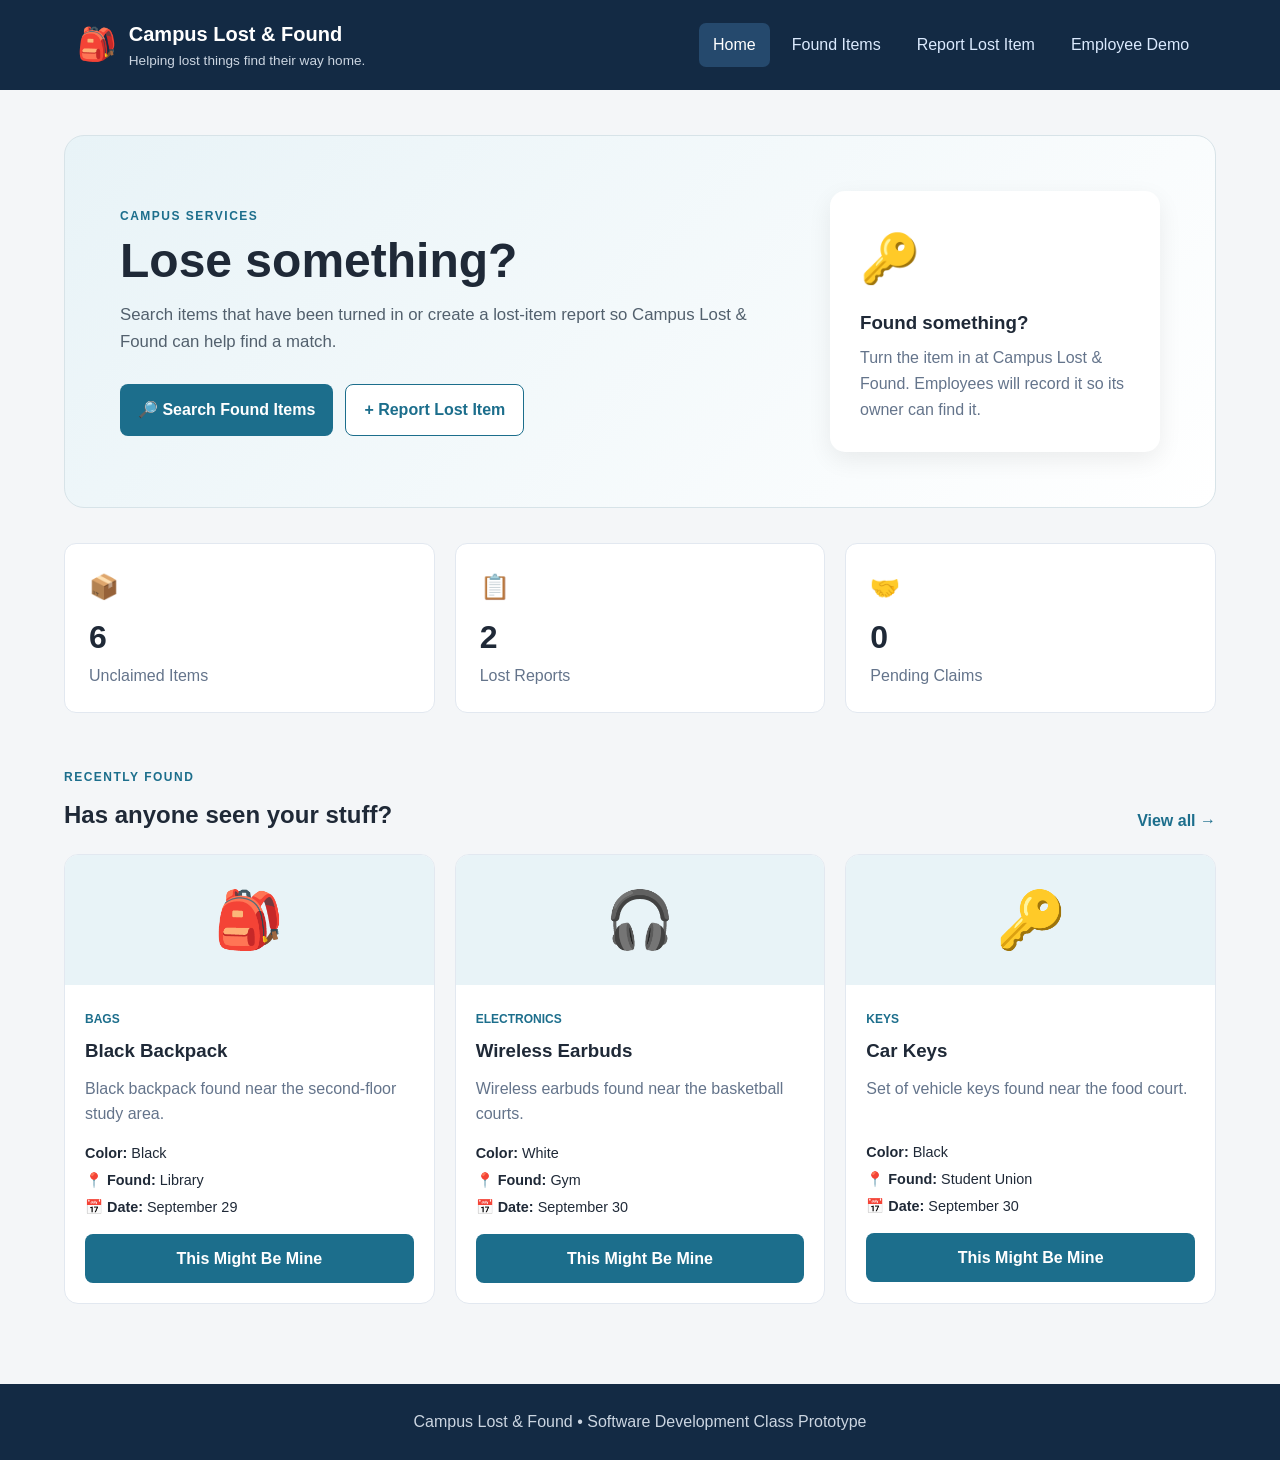
<file: index.html>
<!DOCTYPE html>
<html lang="en">
<head>
    <meta charset="UTF-8">
    <meta name="viewport" content="width=device-width, initial-scale=1.0">

    <title>Campus Lost & Found</title>

    <link rel="stylesheet" href="styles.css">
</head>

<body>

    <!-- =========================
         HEADER / NAVIGATION
    ========================== -->
    <header>
        <div class="logo">
            <span class="logo-icon">🎒</span>
            <div>
                <h1>Campus Lost & Found</h1>
                <p>Helping lost things find their way home.</p>
            </div>
        </div>

        <nav>
            <button class="nav-btn active" data-page="home">Home</button>
            <button class="nav-btn" data-page="browse">Found Items</button>
            <button class="nav-btn" data-page="lost">Report Lost Item</button>
            <button class="nav-btn" data-page="admin">Employee Demo</button>
        </nav>
    </header>


    <main>

        <!-- =========================
             HOME PAGE
        ========================== -->
        <section id="home" class="page active-page">

            <div class="hero">
                <div class="hero-text">
                    <span class="eyebrow">CAMPUS SERVICES</span>

                    <h2>Lose something?</h2>

                    <p>
                        Search items that have been turned in or create a lost-item
                        report so Campus Lost & Found can help find a match.
                    </p>

                    <div class="hero-buttons">
                        <button class="primary-btn" data-go="browse">
                            🔎 Search Found Items
                        </button>

                        <button class="secondary-btn" data-go="lost">
                            + Report Lost Item
                        </button>
                    </div>
                </div>

                <div class="hero-card">
                    <div class="big-icon">🔑</div>
                    <h3>Found something?</h3>
                    <p>
                        Turn the item in at Campus Lost & Found. Employees will
                        record it so its owner can find it.
                    </p>
                </div>
            </div>


            <div class="stats">
                <div class="stat-card">
                    <span>📦</span>
                    <strong id="foundCount">0</strong>
                    <p>Unclaimed Items</p>
                </div>

                <div class="stat-card">
                    <span>📋</span>
                    <strong id="lostCount">0</strong>
                    <p>Lost Reports</p>
                </div>

                <div class="stat-card">
                    <span>🤝</span>
                    <strong id="claimCount">0</strong>
                    <p>Pending Claims</p>
                </div>
            </div>


            <div class="section-heading">
                <div>
                    <span class="eyebrow">RECENTLY FOUND</span>
                    <h2>Has anyone seen your stuff?</h2>
                </div>

                <button class="text-btn" data-go="browse">
                    View all →
                </button>
            </div>

            <div id="recentItems" class="item-grid"></div>

        </section>


        <!-- =========================
             BROWSE FOUND ITEMS
        ========================== -->
        <section id="browse" class="page">

            <div class="page-title">
                <span class="eyebrow">SEARCH</span>
                <h2>Found Items</h2>
                <p>
                    Browse items that have been turned in. Some details are
                    intentionally hidden to help verify ownership.
                </p>
            </div>


            <div class="search-panel">

                <input
                    type="text"
                    id="searchInput"
                    placeholder="Search backpack, keys, headphones..."
                >

                <select id="categoryFilter">
                    <option value="all">All Categories</option>
                    <option value="Electronics">Electronics</option>
                    <option value="Bags">Bags</option>
                    <option value="Keys">Keys</option>
                    <option value="Clothing">Clothing</option>
                    <option value="Accessories">Accessories</option>
                    <option value="Other">Other</option>
                </select>

                <select id="locationFilter">
                    <option value="all">All Locations</option>
                    <option value="Library">Library</option>
                    <option value="Student Union">Student Union</option>
                    <option value="Science Building">Science Building</option>
                    <option value="Gym">Gym</option>
                    <option value="Business Building">Business Building</option>
                </select>

            </div>


            <p id="resultsText" class="results-text"></p>

            <div id="foundItemsGrid" class="item-grid"></div>

        </section>


        <!-- =========================
             REPORT LOST ITEM
        ========================== -->
        <section id="lost" class="page">

            <div class="form-container">

                <div class="page-title">
                    <span class="eyebrow">LOST SOMETHING?</span>
                    <h2>Create a Lost Item Report</h2>

                    <p>
                        Tell us what you lost. We'll compare your report against
                        items that have been turned in.
                    </p>
                </div>


                <form id="lostForm">

                    <div class="form-row">

                        <div class="form-group">
                            <label for="lostName">Item Name</label>
                            <input
                                id="lostName"
                                type="text"
                                placeholder="Example: Black backpack"
                                required
                            >
                        </div>

                        <div class="form-group">
                            <label for="lostCategory">Category</label>

                            <select id="lostCategory" required>
                                <option value="">Choose category</option>
                                <option>Electronics</option>
                                <option>Bags</option>
                                <option>Keys</option>
                                <option>Clothing</option>
                                <option>Accessories</option>
                                <option>Other</option>
                            </select>
                        </div>

                    </div>


                    <div class="form-row">

                        <div class="form-group">
                            <label for="lostColor">Color</label>

                            <input
                                id="lostColor"
                                type="text"
                                placeholder="Example: Black"
                                required
                            >
                        </div>

                        <div class="form-group">
                            <label for="lostLocation">Where did you lose it?</label>

                            <select id="lostLocation" required>
                                <option value="">Choose location</option>
                                <option>Library</option>
                                <option>Student Union</option>
                                <option>Science Building</option>
                                <option>Gym</option>
                                <option>Business Building</option>
                            </select>
                        </div>

                    </div>


                    <div class="form-group">
                        <label for="lostDate">Approximate Date Lost</label>
                        <input id="lostDate" type="date" required>
                    </div>


                    <div class="form-group">
                        <label for="lostDescription">
                            Public Description
                        </label>

                        <textarea
                            id="lostDescription"
                            rows="3"
                            placeholder="General description of the item..."
                            required
                        ></textarea>
                    </div>


                    <div class="form-group private-field">

                        <label for="lostPrivate">
                            🔒 Private Identifying Details
                        </label>

                        <p>
                            These details are only visible to employees and can
                            help prove the item belongs to you.
                        </p>

                        <textarea
                            id="lostPrivate"
                            rows="4"
                            placeholder="Example: My laptop inside has a Star Wars sticker..."
                            required
                        ></textarea>

                    </div>


                    <div class="form-group">
                        <label for="lostEmail">University Email</label>

                        <input
                            id="lostEmail"
                            type="email"
                            placeholder="student@university.edu"
                            required
                        >
                    </div>


                    <button type="submit" class="primary-btn submit-btn">
                        Submit Lost Report
                    </button>

                </form>


                <div id="lostSuccess" class="success-message hidden">
                    <div class="success-icon">✓</div>

                    <div>
                        <h3>Lost report submitted!</h3>
                        <p>
                            Your report has been added and we'll look for
                            possible matches.
                        </p>
                    </div>
                </div>

            </div>

        </section>


        <!-- =========================
             EMPLOYEE / ADMIN PAGE
        ========================== -->
        <section id="admin" class="page">

            <div class="page-title">
                <span class="eyebrow">EMPLOYEE PORTAL</span>
                <h2>Lost & Found Dashboard</h2>
                <p>
                    This demonstrates what university employees might see after
                    signing into the system.
                </p>
            </div>


            <div class="admin-layout">

                <!-- ADD FOUND ITEM -->
                <div class="admin-panel">

                    <h3>Record Found Item</h3>

                    <form id="foundForm">

                        <div class="form-group">
                            <label for="foundName">Item Name</label>
                            <input
                                id="foundName"
                                type="text"
                                placeholder="Black backpack"
                                required
                            >
                        </div>


                        <div class="form-row">

                            <div class="form-group">
                                <label for="foundCategory">Category</label>

                                <select id="foundCategory" required>
                                    <option value="">Choose category</option>
                                    <option>Electronics</option>
                                    <option>Bags</option>
                                    <option>Keys</option>
                                    <option>Clothing</option>
                                    <option>Accessories</option>
                                    <option>Other</option>
                                </select>
                            </div>

                            <div class="form-group">
                                <label for="foundColor">Color</label>
                                <input id="foundColor" type="text" required>
                            </div>

                        </div>


                        <div class="form-group">
                            <label for="foundLocation">Location Found</label>

                            <select id="foundLocation" required>
                                <option value="">Choose location</option>
                                <option>Library</option>
                                <option>Student Union</option>
                                <option>Science Building</option>
                                <option>Gym</option>
                                <option>Business Building</option>
                            </select>
                        </div>


                        <div class="form-group">
                            <label for="foundPublic">
                                Public Description
                            </label>

                            <textarea
                                id="foundPublic"
                                rows="3"
                                placeholder="Information students are allowed to see."
                                required
                            ></textarea>
                        </div>


                        <div class="form-group private-field">

                            <label for="foundPrivate">
                                🔒 Private Verification Details
                            </label>

                            <textarea
                                id="foundPrivate"
                                rows="3"
                                placeholder="Details only employees should see."
                                required
                            ></textarea>

                        </div>


                        <button type="submit" class="primary-btn">
                            Add Found Item
                        </button>

                    </form>

                </div>


                <!-- LOST REPORTS -->
                <div class="admin-panel">

                    <h3>Recent Lost Reports</h3>

                    <div id="adminLostReports"></div>

                </div>

            </div>

        </section>

    </main>


    <!-- =========================
         CLAIM MODAL
    ========================== -->
    <div id="claimModal" class="modal hidden">

        <div class="modal-content">

            <button id="closeModal" class="close-btn">×</button>

            <span class="eyebrow">OWNERSHIP CLAIM</span>

            <h2 id="claimItemTitle">Claim Item</h2>

            <p>
                Tell Lost & Found something about the item that wouldn't be
                obvious from the public listing.
            </p>


            <form id="claimForm">

                <input type="hidden" id="claimItemId">


                <div class="form-group">

                    <label for="claimEmail">
                        University Email
                    </label>

                    <input
                        id="claimEmail"
                        type="email"
                        placeholder="student@university.edu"
                        required
                    >

                </div>


                <div class="form-group">

                    <label for="claimDescription">
                        How can we verify this belongs to you?
                    </label>

                    <textarea
                        id="claimDescription"
                        rows="5"
                        placeholder="Describe stickers, contents, scratches, keychains, lock screen, etc."
                        required
                    ></textarea>

                </div>


                <button type="submit" class="primary-btn">
                    Submit Claim
                </button>

            </form>


            <div id="claimSuccess" class="success-message hidden">

                <div class="success-icon">✓</div>

                <div>
                    <h3>Claim submitted!</h3>
                    <p>
                        A Lost & Found employee will review your information.
                    </p>
                </div>

            </div>

        </div>

    </div>


    <footer>
        <p>Campus Lost & Found • Software Development Class Prototype</p>
    </footer>


    <script src="script.js"></script>

</body>
</html>
</file>
<file: styles.css>
/* =========================
   GLOBAL
========================= */

* {
    box-sizing: border-box;
    margin: 0;
    padding: 0;
}

body {
    font-family: Arial, Helvetica, sans-serif;
    background: #f4f6f8;
    color: #1f2937;
    line-height: 1.6;
}

button,
input,
select,
textarea {
    font: inherit;
}

button {
    cursor: pointer;
}


/* =========================
   HEADER
========================= */

header {
    background: #132a44;
    color: white;
    padding: 18px 6%;
    display: flex;
    justify-content: space-between;
    align-items: center;
    gap: 30px;
}

.logo {
    display: flex;
    align-items: center;
    gap: 12px;
}

.logo-icon {
    font-size: 2rem;
}

.logo h1 {
    font-size: 1.25rem;
}

.logo p {
    color: #cbd5e1;
    font-size: 0.85rem;
}

nav {
    display: flex;
    gap: 8px;
    flex-wrap: wrap;
}

.nav-btn {
    border: none;
    background: transparent;
    color: #dbeafe;
    padding: 9px 14px;
    border-radius: 7px;
}

.nav-btn:hover,
.nav-btn.active {
    background: #25496d;
    color: white;
}


/* =========================
   MAIN / PAGES
========================= */

main {
    max-width: 1200px;
    margin: auto;
    padding: 45px 24px 80px;
}

.page {
    display: none;
}

.active-page {
    display: block;
}

.eyebrow {
    display: block;
    color: #1c6e8c;
    font-weight: bold;
    letter-spacing: 1.5px;
    font-size: 0.75rem;
    margin-bottom: 8px;
}

.page-title {
    margin-bottom: 30px;
}

.page-title h2 {
    font-size: 2.2rem;
    margin-bottom: 8px;
}

.page-title p {
    color: #64748b;
    max-width: 700px;
}


/* =========================
   HERO
========================= */

.hero {
    background: linear-gradient(135deg, #e8f3f7, #ffffff);
    border: 1px solid #d7e3e8;
    border-radius: 20px;
    padding: 55px;
    display: grid;
    grid-template-columns: 2fr 1fr;
    gap: 50px;
    align-items: center;
}

.hero h2 {
    font-size: 3rem;
    line-height: 1.1;
    margin-bottom: 15px;
}

.hero-text > p {
    color: #52606d;
    max-width: 650px;
    font-size: 1.05rem;
}

.hero-buttons {
    margin-top: 28px;
    display: flex;
    gap: 12px;
    flex-wrap: wrap;
}

.hero-card {
    background: white;
    padding: 30px;
    border-radius: 15px;
    box-shadow: 0 8px 25px rgba(0, 0, 0, 0.07);
}

.big-icon {
    font-size: 3rem;
    margin-bottom: 10px;
}

.hero-card p {
    color: #64748b;
    margin-top: 8px;
}


/* =========================
   BUTTONS
========================= */

.primary-btn,
.secondary-btn {
    border: none;
    border-radius: 8px;
    padding: 12px 18px;
    font-weight: bold;
}

.primary-btn {
    background: #1c6e8c;
    color: white;
}

.primary-btn:hover {
    background: #15576f;
}

.secondary-btn {
    background: white;
    color: #1c6e8c;
    border: 1px solid #1c6e8c;
}

.secondary-btn:hover {
    background: #edf7fa;
}

.text-btn {
    background: none;
    border: none;
    color: #1c6e8c;
    font-weight: bold;
}


/* =========================
   STATS
========================= */

.stats {
    display: grid;
    grid-template-columns: repeat(3, 1fr);
    gap: 20px;
    margin: 35px 0 55px;
}

.stat-card {
    background: white;
    border: 1px solid #e2e8f0;
    border-radius: 12px;
    padding: 24px;
}

.stat-card span {
    font-size: 1.5rem;
}

.stat-card strong {
    display: block;
    font-size: 2rem;
    margin-top: 5px;
}

.stat-card p {
    color: #64748b;
}


/* =========================
   SECTION HEADING
========================= */

.section-heading {
    display: flex;
    justify-content: space-between;
    align-items: end;
    margin-bottom: 20px;
}


/* =========================
   ITEM CARDS
========================= */

.item-grid {
    display: grid;
    grid-template-columns: repeat(3, 1fr);
    gap: 20px;
}

.item-card {
    background: white;
    border: 1px solid #e2e8f0;
    border-radius: 14px;
    overflow: hidden;
    transition: transform 0.2s, box-shadow 0.2s;
}

.item-card:hover {
    transform: translateY(-3px);
    box-shadow: 0 10px 25px rgba(0, 0, 0, 0.08);
}

.item-image {
    height: 130px;
    background: #e8f3f7;
    display: flex;
    justify-content: center;
    align-items: center;
    font-size: 3.5rem;
}

.item-info {
    padding: 20px;
}

.item-category {
    color: #1c6e8c;
    font-size: 0.75rem;
    font-weight: bold;
    text-transform: uppercase;
}

.item-info h3 {
    margin: 5px 0 10px;
}

.item-description {
    color: #64748b;
    margin-bottom: 15px;
    min-height: 50px;
}

.item-meta {
    font-size: 0.9rem;
    margin-bottom: 15px;
}

.item-meta p {
    margin: 4px 0;
}

.item-info .primary-btn {
    width: 100%;
}


/* =========================
   SEARCH
========================= */

.search-panel {
    background: white;
    border: 1px solid #e2e8f0;
    padding: 18px;
    border-radius: 12px;
    display: grid;
    grid-template-columns: 2fr 1fr 1fr;
    gap: 12px;
    margin-bottom: 15px;
}

.search-panel input,
.search-panel select {
    padding: 12px;
    border: 1px solid #cbd5e1;
    border-radius: 7px;
}

.results-text {
    color: #64748b;
    margin: 18px 0;
}


/* =========================
   FORMS
========================= */

.form-container {
    max-width: 800px;
    margin: auto;
    background: white;
    padding: 35px;
    border-radius: 15px;
    border: 1px solid #e2e8f0;
}

.form-row {
    display: grid;
    grid-template-columns: 1fr 1fr;
    gap: 18px;
}

.form-group {
    margin-bottom: 20px;
}

.form-group label {
    display: block;
    font-weight: bold;
    margin-bottom: 7px;
}

.form-group input,
.form-group select,
.form-group textarea {
    width: 100%;
    padding: 12px;
    border: 1px solid #cbd5e1;
    border-radius: 7px;
    background: white;
}

.form-group input:focus,
.form-group select:focus,
.form-group textarea:focus {
    outline: 2px solid #b7dce9;
    border-color: #1c6e8c;
}

.private-field {
    background: #fff8e6;
    border: 1px solid #f2d58a;
    padding: 18px;
    border-radius: 10px;
}

.private-field p {
    font-size: 0.85rem;
    color: #745b20;
    margin-bottom: 10px;
}

.submit-btn {
    width: 100%;
}


/* =========================
   ADMIN
========================= */

.admin-layout {
    display: grid;
    grid-template-columns: 1fr 1fr;
    gap: 25px;
}

.admin-panel {
    background: white;
    padding: 25px;
    border: 1px solid #e2e8f0;
    border-radius: 14px;
}

.admin-panel h3 {
    margin-bottom: 20px;
}

.report-card {
    padding: 17px;
    background: #f8fafc;
    border: 1px solid #e2e8f0;
    border-radius: 9px;
    margin-bottom: 12px;
}

.report-card h4 {
    margin-bottom: 5px;
}

.report-card p {
    font-size: 0.9rem;
    color: #64748b;
}


/* =========================
   SUCCESS
========================= */

.success-message {
    background: #ecfdf5;
    border: 1px solid #86efac;
    padding: 18px;
    border-radius: 10px;
    display: flex;
    align-items: center;
    gap: 15px;
    margin-top: 20px;
}

.success-icon {
    background: #16a34a;
    color: white;
    width: 35px;
    height: 35px;
    border-radius: 50%;
    display: flex;
    align-items: center;
    justify-content: center;
    font-weight: bold;
}


/* =========================
   MODAL
========================= */

.modal {
    position: fixed;
    inset: 0;
    background: rgba(15, 23, 42, 0.7);
    display: flex;
    justify-content: center;
    align-items: center;
    padding: 20px;
    z-index: 1000;
}

.modal-content {
    background: white;
    width: 100%;
    max-width: 550px;
    padding: 35px;
    border-radius: 15px;
    position: relative;
}

.modal-content > p {
    color: #64748b;
    margin: 10px 0 25px;
}

.close-btn {
    position: absolute;
    right: 20px;
    top: 15px;
    background: none;
    border: none;
    font-size: 2rem;
    color: #64748b;
}

.hidden {
    display: none !important;
}


/* =========================
   FOOTER
========================= */

footer {
    background: #132a44;
    color: #cbd5e1;
    text-align: center;
    padding: 25px;
}


/* =========================
   MOBILE
========================= */

@media (max-width: 850px) {

    header {
        flex-direction: column;
        align-items: flex-start;
    }

    .hero {
        grid-template-columns: 1fr;
        padding: 35px;
    }

    .hero h2 {
        font-size: 2.3rem;
    }

    .stats,
    .item-grid {
        grid-template-columns: 1fr 1fr;
    }

    .admin-layout {
        grid-template-columns: 1fr;
    }

    .search-panel {
        grid-template-columns: 1fr;
    }

}


@media (max-width: 550px) {

    main {
        padding: 30px 15px 60px;
    }

    .stats,
    .item-grid,
    .form-row {
        grid-template-columns: 1fr;
    }

    nav {
        flex-direction: column;
        width: 100%;
    }

    .nav-btn {
        text-align: left;
    }

    .hero {
        padding: 25px;
    }

    .form-container {
        padding: 22px;
    }

}
</file>
